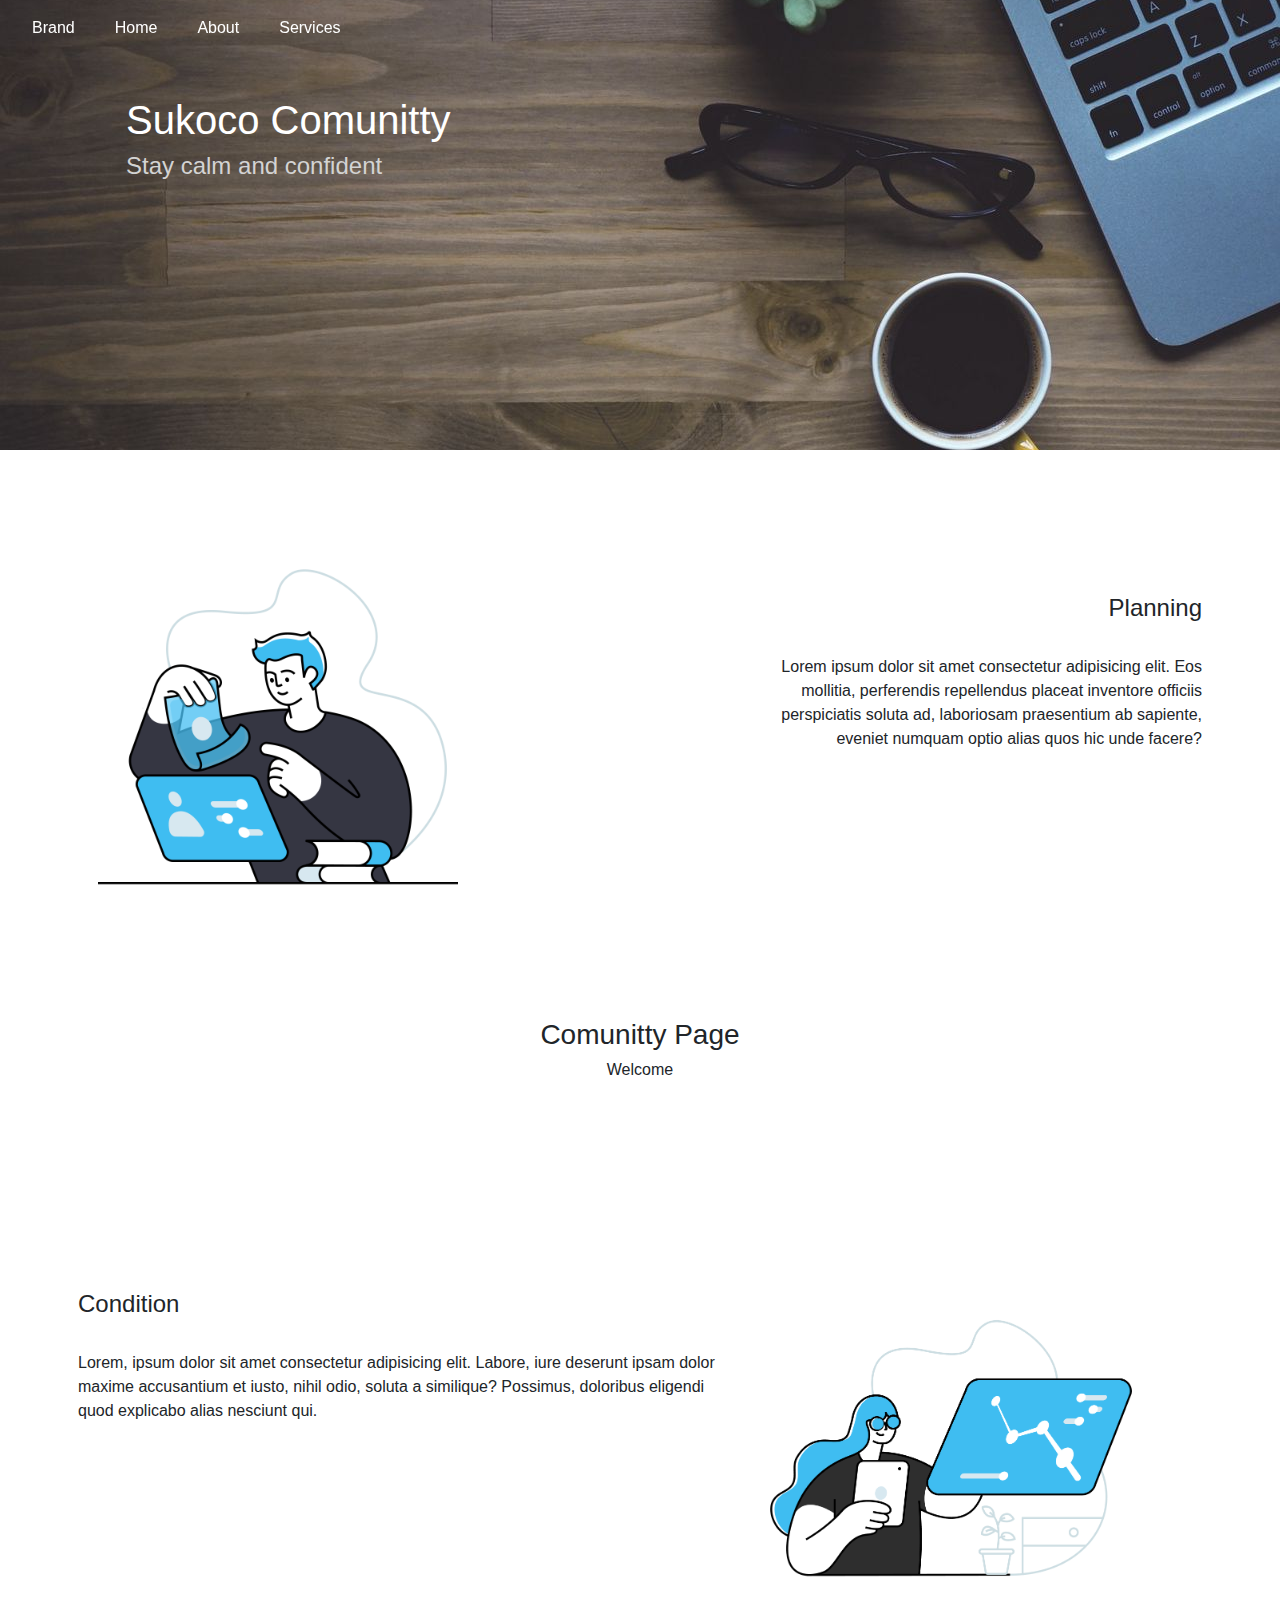
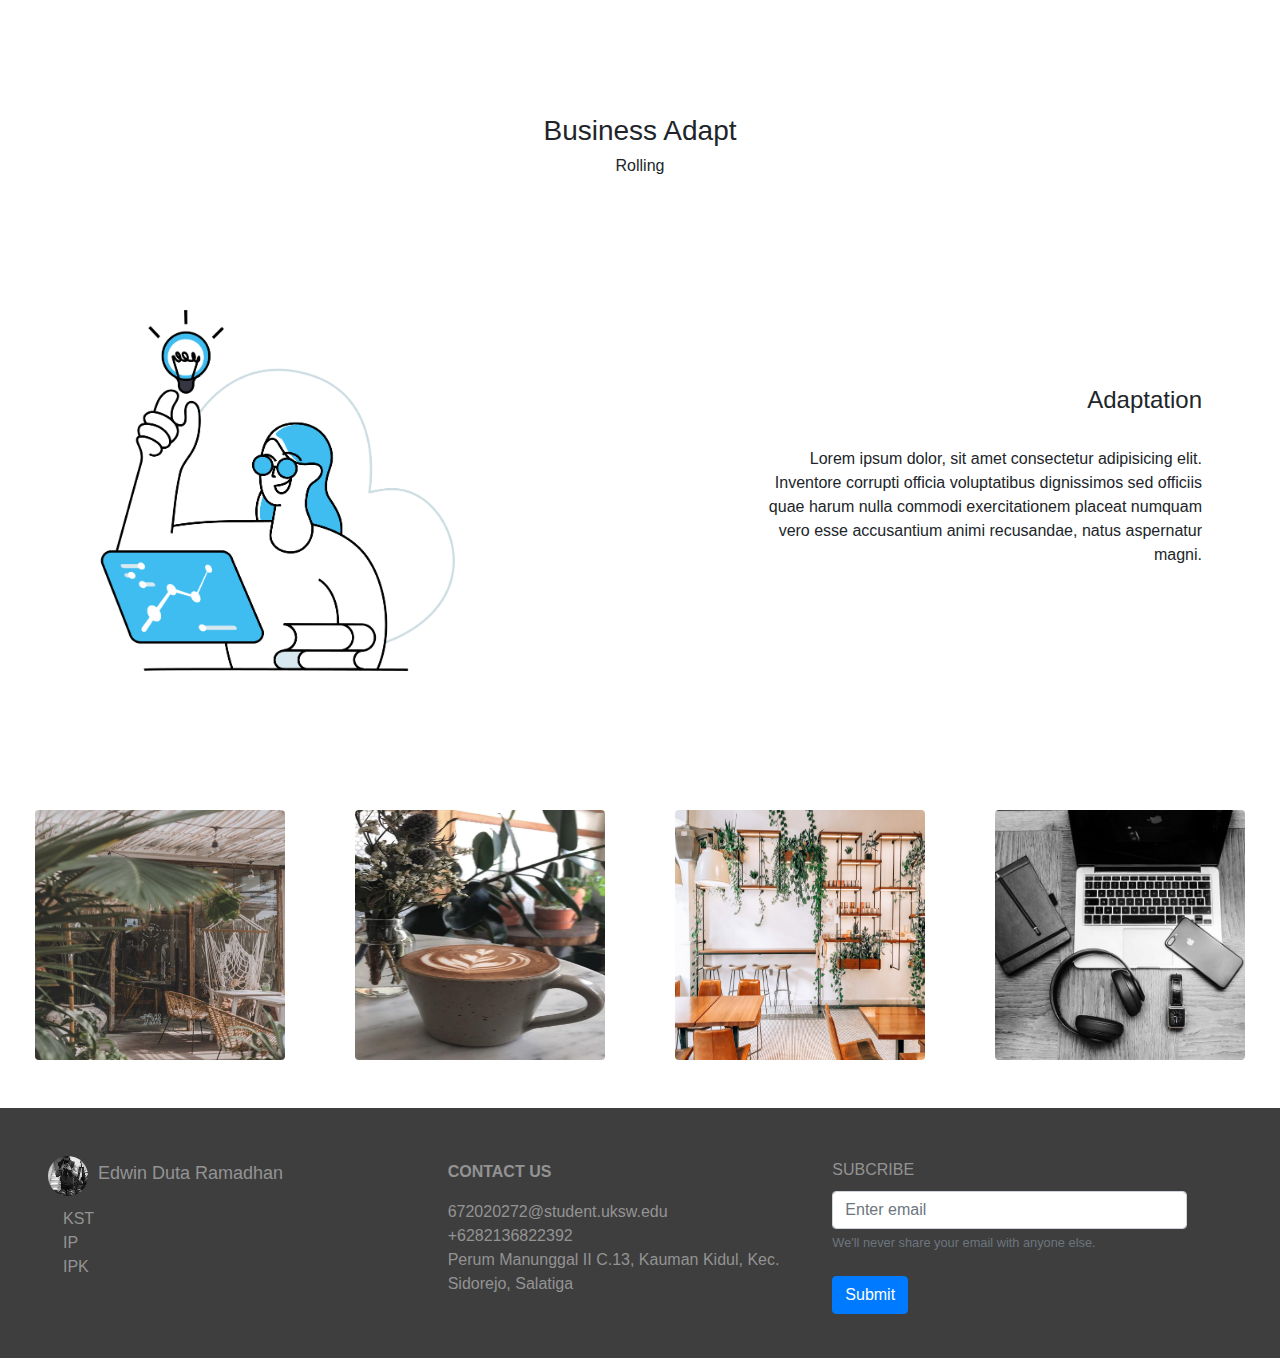
<file: assets/html/index.html>
<!DOCTYPE html>
<html lang="en">
<head>
    <meta charset="UTF-8">
    <meta http-equiv="X-UA-Compatible" content="IE=edge">
    <meta name="viewport" content="width=device-width, initial-scale=1.0">
    <title>Document</title>
    
    <link rel="stylesheet" href="../css/bootstrap.min.css">
    <link rel="stylesheet" href="../css/style.css">
   
</head>
<body>
    <header>
        <nav class="navbar nav fixed-top navbar-expand-lg" id="navbar">
            <div class="collapse navbar-collapse" id="main_nav">
              <ul class="navbar-nav">
                <li class="nav-item"><a class="nav-link ml-2 a-text" href="#"> Brand </a></li>
                <li class="nav-item"> <a class="nav-link ml-4 a-text" href="#">Home </a> </li>
                <li class="nav-item"><a class="nav-link ml-4 a-text" href="#"> About </a></li>
                <li class="nav-item"><a class="nav-link ml-4 a-text" href="#"> Services </a></li>
              </ul>
            </div> 
        </nav>
        <div class="container-fluid">
            <div class="row header-banner">
                <div class="col-12" >
                    <div class="container m-5">
                        <div class="row">
                          <div class="col-6 m-5">
                            <h1 class="b-text">Sukoco Comunitty</h1>
                            <h4 class="b-1-text">Stay calm and confident</h4>
                          </div>
                          <div class="col-6">
                            <!--blank-->
                          </div>
                        </div>
                    </div>
                </div>
            </div>    
        </div>
  </header>

  <!-- Section 1 -->
  <section class="container-fluid">
      <div class="row section-1 m-5">
          <div class="col-7 mb-4 ml-auto">
              <img src="../img/Illustration - Finance, e-commerce, startup, workflow _ account, information, user, profile, data.png" alt="alternative" class="img-1">
          </div>
          <div class="col-5 mt-4 mb-4 ml-auto text-right">
          <br><br><br>
            <h4>Planning</h4>
          <br>
            <div>
              <p>Lorem ipsum dolor sit amet consectetur adipisicing elit. Eos mollitia, perferendis repellendus placeat inventore officiis perspiciatis soluta ad, laboriosam praesentium ab sapiente, eveniet numquam optio alias quos hic unde facere?</p>
            </div>
          </div>
      </div>
  </section>
  
  <!-- Pre-Section 2 -->
  <section class="container-fluid">
    <div class="row pre-section-2 m-5">
        <div class="col-4 mt-4 mb-4 ml-auto "></div>
        <div class="col-4 mt-4 mb-4 ml-auto p-5" style="text-align: center;">
          <h3>Comunitty Page</h3>
          <h6>Welcome</h6>
        </div>
        <div class="col-4 mt-4 mb-4 ml-auto "></div>
    </div>
  </section>
  <!-- Section 2 -->
  <section class="container-fluid">
      <div class="row section-2 m-5">
          <div class="col-7 mt-4 mb-4 ml-auto ">
            <div>
              <br><br><br>
              <h4>Condition</h4>
              <br>
              <p>Lorem, ipsum dolor sit amet consectetur adipisicing elit. Labore, iure deserunt ipsam dolor maxime accusantium et iusto, nihil odio, soluta a similique? Possimus, doloribus eligendi quod explicabo alias nesciunt qui.</p>
            </div>
          </div>
          <div class="col-5 mb-4 ml-auto">
            <img src="../img/Illustration - Business, analytics, sucess, startup, Technology _ account, setting, options, preferences.png" alt="alternative" class="img-1">
          </div>
      </div>
  </section>
   <!-- Pre-Section 3 -->
   <section class="container-fluid">
    <div class="row pre-section-3 m-5">
        <div class="col-4 mt-4 mb-4 ml-auto "></div>
        <div class="col-4 mt-4 mb-4 ml-auto p-5" style="text-align: center;">
          <h3>Business Adapt</h3>
          <h6>Rolling</h6>
        </div>
        <div class="col-4 mt-4 mb-4 ml-auto "></div>
    </div>
  </section>
  <!-- Section 3 -->
  <section class="container-fluid">
    <div class="row section-3 m-5">
        <div class="col-7 mb-4 ml-auto">
          <img src="../img/Illustration - Startup, Success, technology, growth _  innovation, idea, thought, woman, statistics.png" alt="alternative" class="img-1">
        </div>
        <div class="col-5 mt-4 mb-4 ml-auto ">
          <div class="text-right">
            <br><br><br>
            <h4>Adaptation</h4>
            <br>
            <p>Lorem ipsum dolor, sit amet consectetur adipisicing elit. Inventore corrupti officia voluptatibus dignissimos sed officiis quae harum nulla commodi exercitationem placeat numquam vero esse accusantium animi recusandae, natus aspernatur magni.</p>
          </div>
        </div>
    </div>
  </section>
  <br><br><br>
  <!-- Desc -->
  <div class="container-fluid">
    <div class="row desc">
        <div class="col-3">
          <img class="rounded mx-auto d-block" src="../img/10 Best Things To Do In Bali, Indonesia — Fallon Travels.jpeg" alt="" style="width: 250px; height: 250px;">
        </div>
        <div class="col-3 ">
          <img class="rounded mx-auto d-block" src="../img/Cafe Mocha _ Coffee _ Guten Morgen Coffee Lab _ Latte Art.jpeg" alt="" style="width: 250px; height: 250px;">
        </div>
        <div class="col-3 ">
          <img class="rounded mx-auto d-block" src="../img/bcd51848-2e8f-4789-9530-faeedc05c507.jpeg" alt="" style="width: 250px; height: 250px;">
        </div>
        <div class="col-3  ">
          <img class="rounded mx-auto d-block" src="../img/Laptop Rental Singapore From $30_day.jpeg" alt="" style="width: 250px; height: 250px;">
        </div>
    </div>
    <br><br>
  </div>
    <div class="container-fluid footer-banner p-5">
        <div class="row container-fluid" style="width: 100%;">
            <div class="col-4">
              <div class="row">
                <img src="../img/logo-img.jpg" alt="alternative" style="width: 40px; height: 40px; border-radius: 60%; text-align: center;">
                <p style="font-size: 18px;" class="color-white"><span >.</span> Edwin Duta Ramadhan</p>
              </div>
              <p>
                <a target="_blank" class="color-white" href="../html/pop-up-kst.html">KST</a><br>
                <a target="_blank" class="color-white" href="../html/pop-up-ip.html">IP</a><br>
                <a target="_blank" class="color-white" href="../html/pop-up-ipk.html">IPK</a><br>
              </p>
            </div>
            <div class="col-4 color-white">
              <b>
                <p>CONTACT US</p>
              </b>
              <p>
                <a target="_blank" class="color-white" href="mailto:672020272@student.uksw.edu">672020272@student.uksw.edu</a> <br>
                
                <a class="color-white" target="_blank" href="https://api.whatsapp.com/send?phone=6282136822392">+6282136822392</a> <br>
                Perum Manunggal II C.13, Kauman Kidul, Kec. Sidorejo, Salatiga <br>
              </p>
            </div>
            <div class="col-4">
              <h6 class="color-white">SUBCRIBE</h6>
              <form>
                <div class="form-group">
                  <input type="email" class="form-control" id="exampleInputEmail1" aria-describedby="emailHelp" placeholder="Enter email">
                  <small id="emailHelp" class="form-text text-muted">We'll never share your email with anyone else.</small>
                  <br>
                  <button type="submit" class="btn btn-primary">Submit</button>
                </div>
                </div>
               
              </form>
            </div>
        </div>
      </div>
    </div>
    <!-- Bootstrap 4.6 -->
      <script src="../js/bootstrap.min.js"></script>
      <script src="../js/script.js"></script>
      <script src="https://code.jquery.com/jquery-3.2.1.slim.min.js" integrity="sha384-KJ3o2DKtIkvYIK3UENzmM7KCkRr/rE9/Qpg6aAZGJwFDMVNA/GpGFF93hXpG5KkN" crossorigin="anonymous"></script>
      <script src="https://cdnjs.cloudflare.com/ajax/libs/popper.js/1.12.9/umd/popper.min.js" integrity="sha384-ApNbgh9B+Y1QKtv3Rn7W3mgPxhU9K/ScQsAP7hUibX39j7fakFPskvXusvfa0b4Q" crossorigin="anonymous"></script>
      
</body>
</html>
</file>
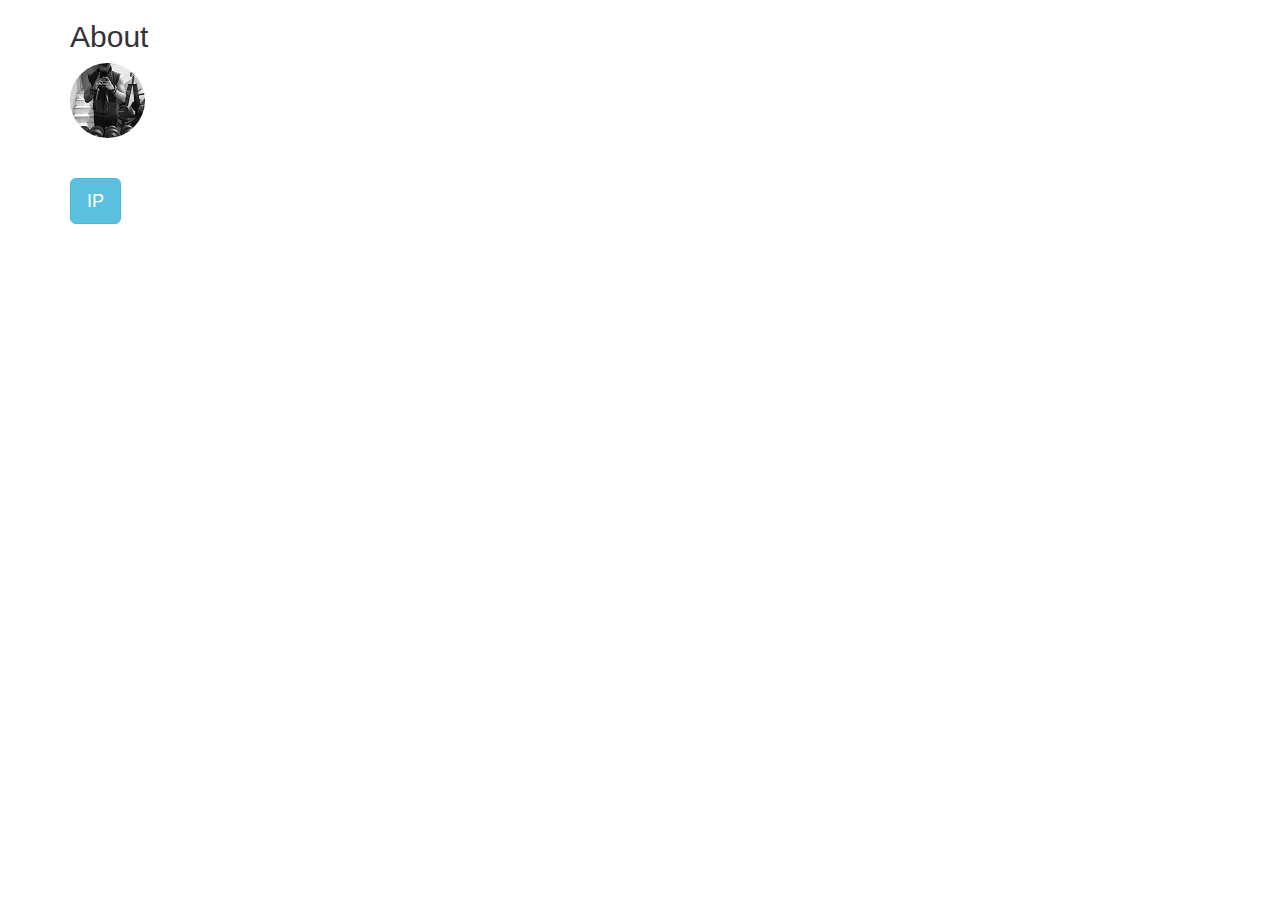
<file: assets/html/pop-up-ip.html>
<!DOCTYPE html>
<html lang="en">
<head>
  <title>Bootstrap Example</title>
  <meta charset="utf-8">
  <meta name="viewport" content="width=device-width, initial-scale=1">
  <link rel="stylesheet" href="https://maxcdn.bootstrapcdn.com/bootstrap/3.4.1/css/bootstrap.min.css">
  <script src="https://ajax.googleapis.com/ajax/libs/jquery/3.5.1/jquery.min.js"></script>
  <script src="https://maxcdn.bootstrapcdn.com/bootstrap/3.4.1/js/bootstrap.min.js"></script>
</head>
<body>

<div class="container">
  <h2>About</h2>
  <img src="../img/logo-img.jpg" alt="" style="border-radius: 50%;"><br><br><br>
  <!-- Trigger the modal with a button -->
  <button type="button" class="btn btn-info btn-lg" data-toggle="modal" data-target="#myModal">IP</button>

  <!-- Modal -->
  <div class="modal fade" id="myModal" role="dialog">
    <div class="modal-dialog">
    
      <!-- Modal content-->
      <div class="modal-content" >
        <div class="modal-header">
          <button type="button" class="close" data-dismiss="modal">&times;</button>
          <h4 class="modal-title">IP</h4>
        </div>
        <div class="modal-body">
          <img src="../img/IP.png" alt="alternative" style="width: 560px; height: 400px;">
        </div>
        <div class="modal-footer">
          <button type="button" class="btn btn-default" data-dismiss="modal">Close</button>
        </div>
      </div>
      
    </div>
  </div>


</body>
</html>
</file>
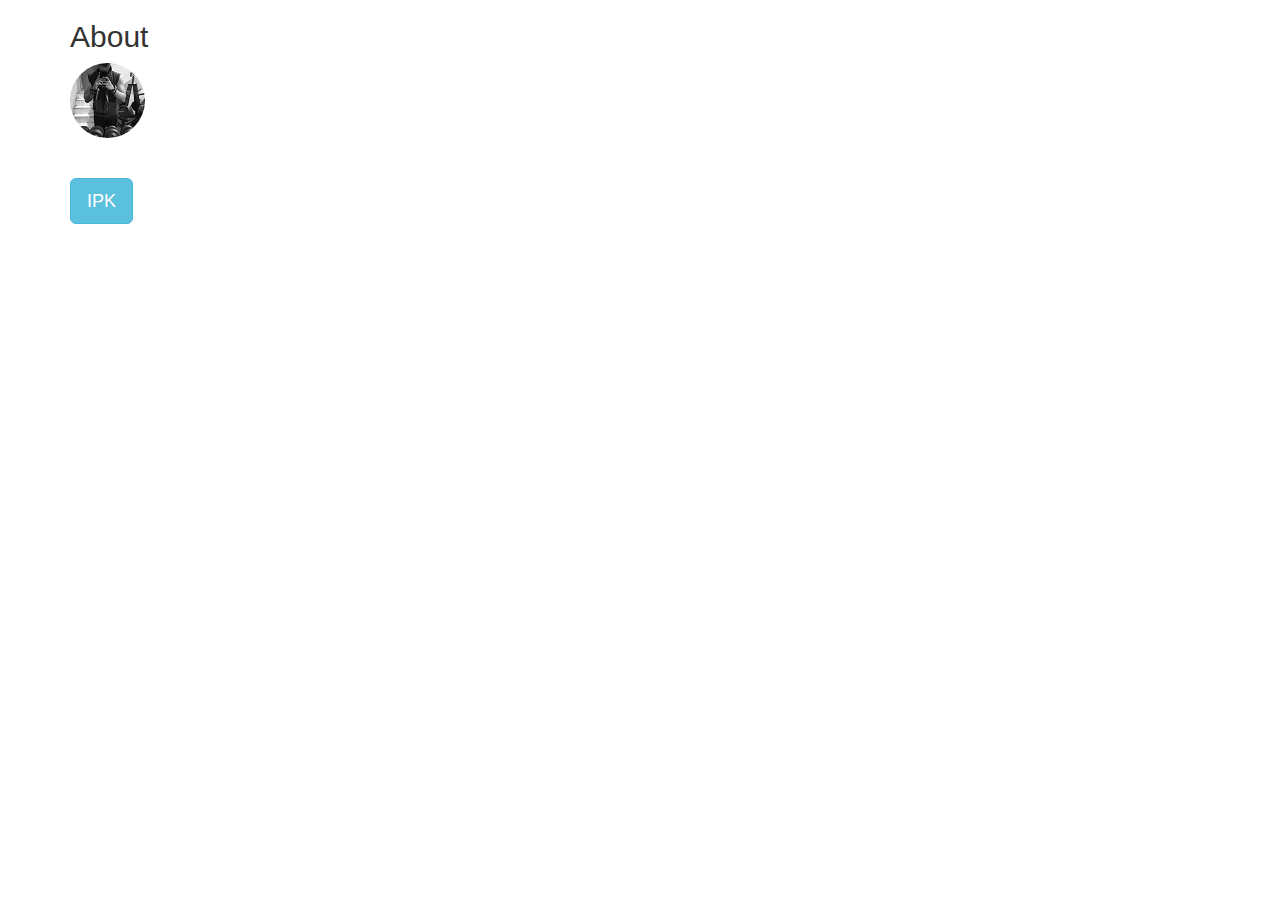
<file: assets/html/pop-up-ipk.html>
<!DOCTYPE html>
<html lang="en">
<head>
  <title>Bootstrap Example</title>
  <meta charset="utf-8">
  <meta name="viewport" content="width=device-width, initial-scale=1">
  <link rel="stylesheet" href="https://maxcdn.bootstrapcdn.com/bootstrap/3.4.1/css/bootstrap.min.css">
  <script src="https://ajax.googleapis.com/ajax/libs/jquery/3.5.1/jquery.min.js"></script>
  <script src="https://maxcdn.bootstrapcdn.com/bootstrap/3.4.1/js/bootstrap.min.js"></script>
</head>
<body>

<div class="container">
  <h2>About</h2>
  <img src="../img/logo-img.jpg" alt="" style="border-radius: 50%;"><br><br><br>
  <!-- Trigger the modal with a button -->
  <button type="button" class="btn btn-info btn-lg" data-toggle="modal" data-target="#myModal">IPK</button>

  <!-- Modal -->
  <div class="modal fade" id="myModal" role="dialog">
    <div class="modal-dialog">
    
      <!-- Modal content-->
      <div class="modal-content" >
        <div class="modal-header">
          <button type="button" class="close" data-dismiss="modal">&times;</button>
          <h4 class="modal-title">IPK</h4>
        </div>
        <div class="modal-body">
          <img src="../img/IPK.png" alt="alternative" style="width: 560px; height: 400px;">
        </div>
        <div class="modal-footer">
          <button type="button" class="btn btn-default" data-dismiss="modal">Close</button>
        </div>
      </div>
      
    </div>
  </div>


</body>
</html>
</file>
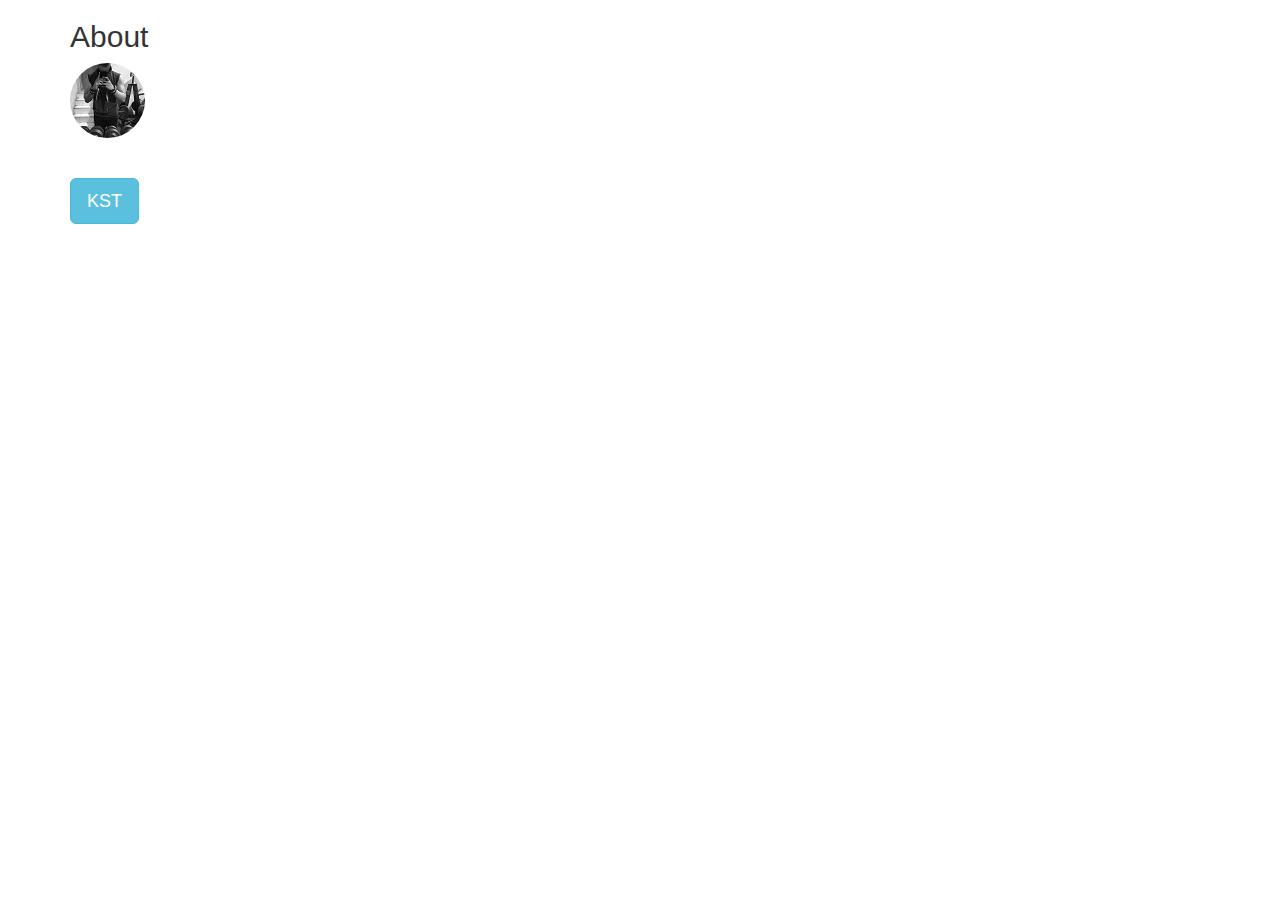
<file: assets/html/pop-up-kst.html>
<!DOCTYPE html>
<html lang="en">
<head>
  <title>Bootstrap Example</title>
  <meta charset="utf-8">
  <meta name="viewport" content="width=device-width, initial-scale=1">
  <link rel="stylesheet" href="https://maxcdn.bootstrapcdn.com/bootstrap/3.4.1/css/bootstrap.min.css">
  <script src="https://ajax.googleapis.com/ajax/libs/jquery/3.5.1/jquery.min.js"></script>
  <script src="https://maxcdn.bootstrapcdn.com/bootstrap/3.4.1/js/bootstrap.min.js"></script>
</head>
<body>

<div class="container">
  <h2>About</h2>
  <img src="../img/logo-img.jpg" alt="" style="border-radius: 50%;"><br><br><br>
  <!-- Trigger the modal with a button -->
  <button type="button" class="btn btn-info btn-lg" data-toggle="modal" data-target="#myModal">KST</button>

  <!-- Modal -->
  <div class="modal fade" id="myModal" role="dialog">
    <div class="modal-dialog">
    
      <!-- Modal content-->
      <div class="modal-content" >
        <div class="modal-header">
          <button type="button" class="close" data-dismiss="modal">&times;</button>
          <h4 class="modal-title">KST</h4>
        </div>
        <div class="modal-body">
          <img src="../img/KST.png" alt="alternative" style="width: 500px; height: 400px;">
        </div>
        <div class="modal-footer">
          <button type="button" class="btn btn-default" data-dismiss="modal">Close</button>
        </div>
      </div>
      
    </div>
  </div>


</body>
</html>
</file>
<file: assets/css/style.css>
body{
    max-width: 2160px;
    min-width: 720px;
    /* dibatasi 2150px supaya mengurangi resiko kerusakan frame di user dengan ukuran layar yang beberbeda */
    font-family: Arial, Helvetica, sans-serif!important;
    margin:0;
    padding:0;
    height:100%;
}
header{
    background: url(../img/banner.jpeg);
    background-repeat: no-repeat;
    background-position: center;
    background-size: cover;
}
.header-banner{
    height: 450px;
    width: 100%;
    background-repeat: no-repeat;
    background-size: cover;
}
.footer-banner{
    background-color: rgb(62, 62, 62);
    height: 250px;
    width: 100%;
}
.a-text{
    color: white!important;
}
.color-white{
    color: rgb(147, 147, 147)!important;
    padding-top: 4px;
    padding-bottom: 4px;
}
span{
    color: rgb(62, 62, 62)!important;
}
.b-text{
    color: white!important;
}
.b-1-text{
    color: lightgrey!important;
}
.a-text:hover{
    color: black!important;
}
nav{
    position: fixed;
    top: 0;
    max-width: 2160px;
    width: 100%;
    transition: top 0.3s;
    z-index: 100;
    background:transparent;
}
nav.active{
    position: fixed;
    top: 0;
    max-width: 2160px;
    width: 100%;
    transition: top 0.3s;
    z-index: 100;
    background:rgb(145, 131, 118);
}
a{
    color: black!important;
}
.section-1{
    background-color: white;
    height: 400px;
}
.section-2{
    background-color: white;
    height: 400px;
}
.pre-section-2{
    background-color: white;
    height: 200px;
}
.section-3{
    background-color: white;
    height: 400px;
}
.pre-section-3{
    background-color: white;
    height: 200px;
}
.section-4{
    background-color: salmon;
    height: 300px;
}
.desc{
    background-color: white;
    height: 250px;
}
.img-1{
    width: 400px;
    height: 400px;
}
.text-right{
    text-align: right;
}
body{
    margin: 0;
}
*{margin: 0; padding: 0}
@keyframes autopopup {
    from {opacity: 0;margin-top:-200px;}
    to {opacity: 1;}
}
#close {
    background-color: rgba(64, 68, 65, 0.5);
    position: fixed;
    top:0;
    left:0;
    right:0;
    bottom:0;
    animation:autopopup 3.5s;
}
#close:target {
    -webkit-transition:all 1s;
    -moz-transition:all 1s;
    transition:all 1s;
    opacity: 0;
    visibility: hidden;
}

@media (min-width: 768px){
    .container-popup {
        width:30%;
    }
}
@media (max-width: 767px){
    .container-popup {
        width:30%;
    }
}
.container-popup {
    position: relative;
    margin: 5% auto;
    padding: 4px 3px;
    background-color: #e1fff5;
    color: #333;
    border-radius: 8px;
}
.container-popup img {
    width: 100%
}
.close {
    position: absolute;
    top:3px;
    right:3px;
    background-color: #33898B;
    padding:7px 10px;
    font-size: 15px;
    text-decoration: none;
    line-height: 1;
    color:#fff;
}
</file>
